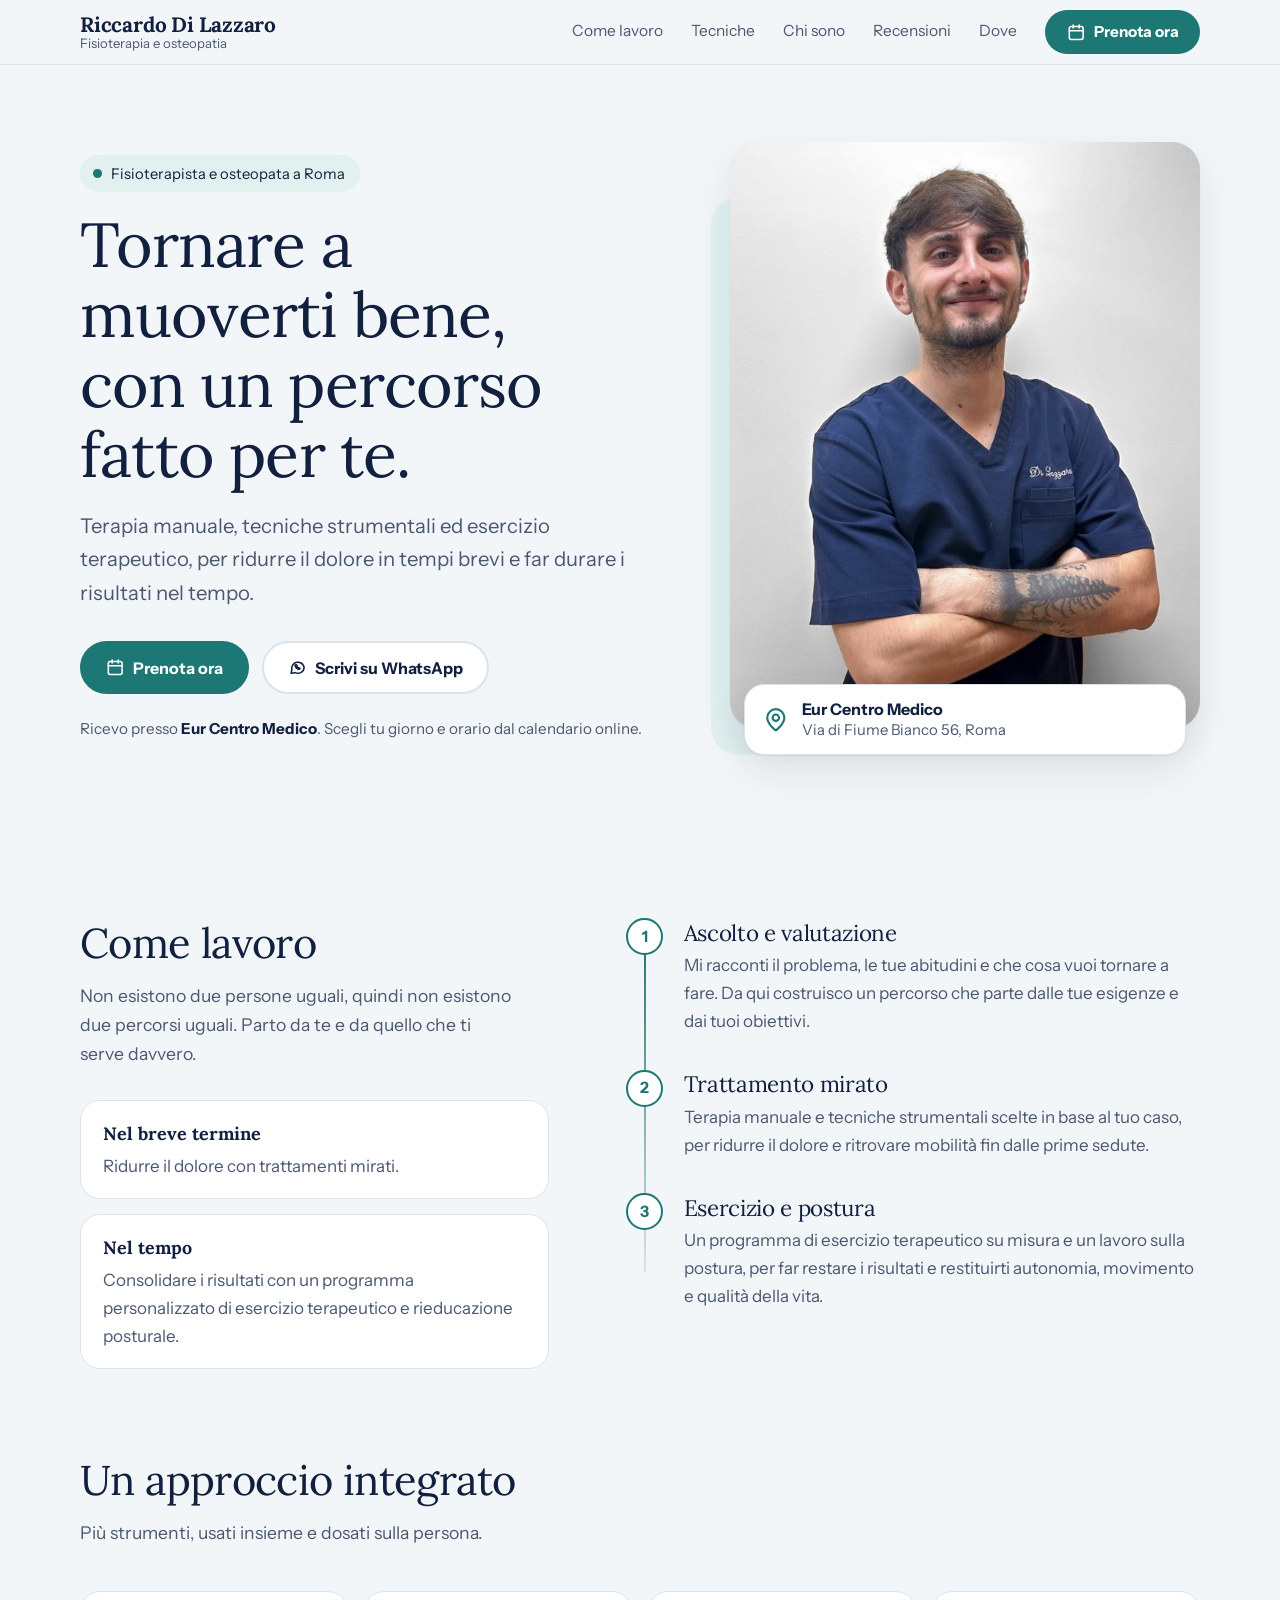
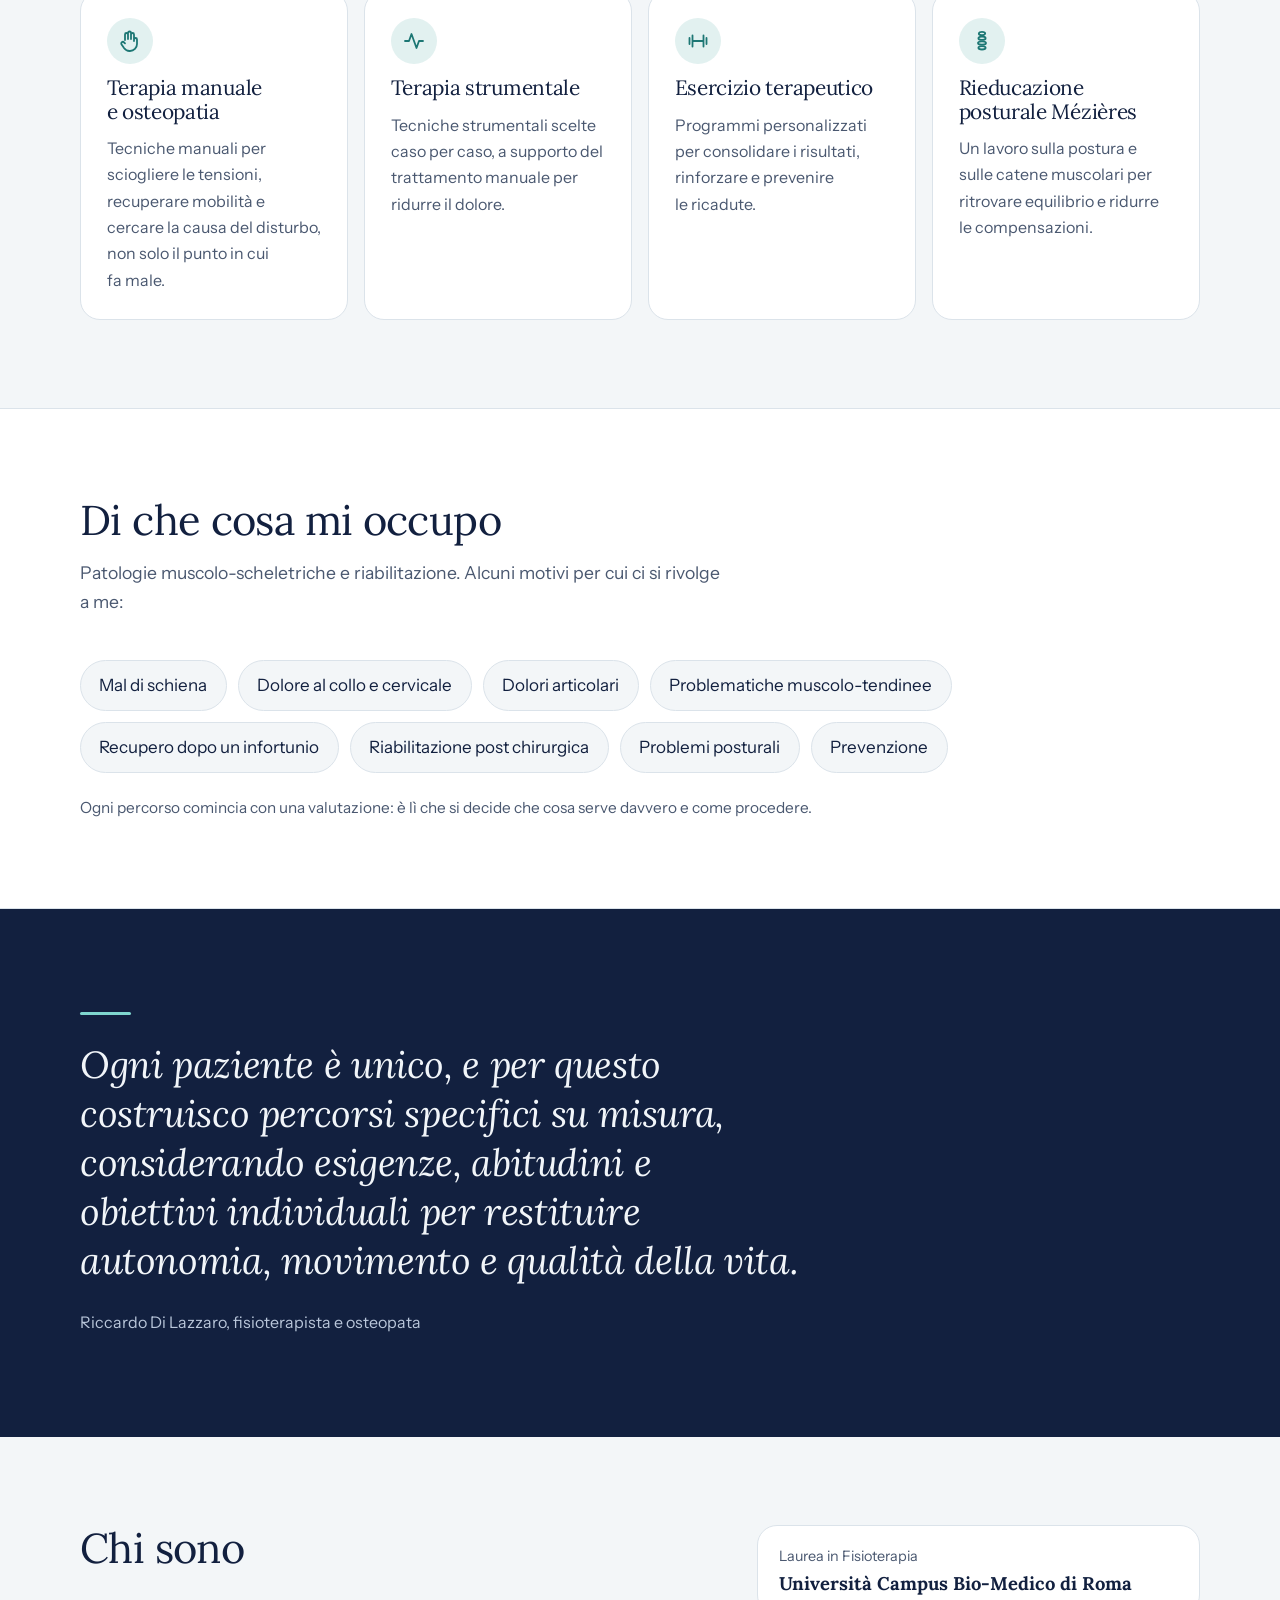
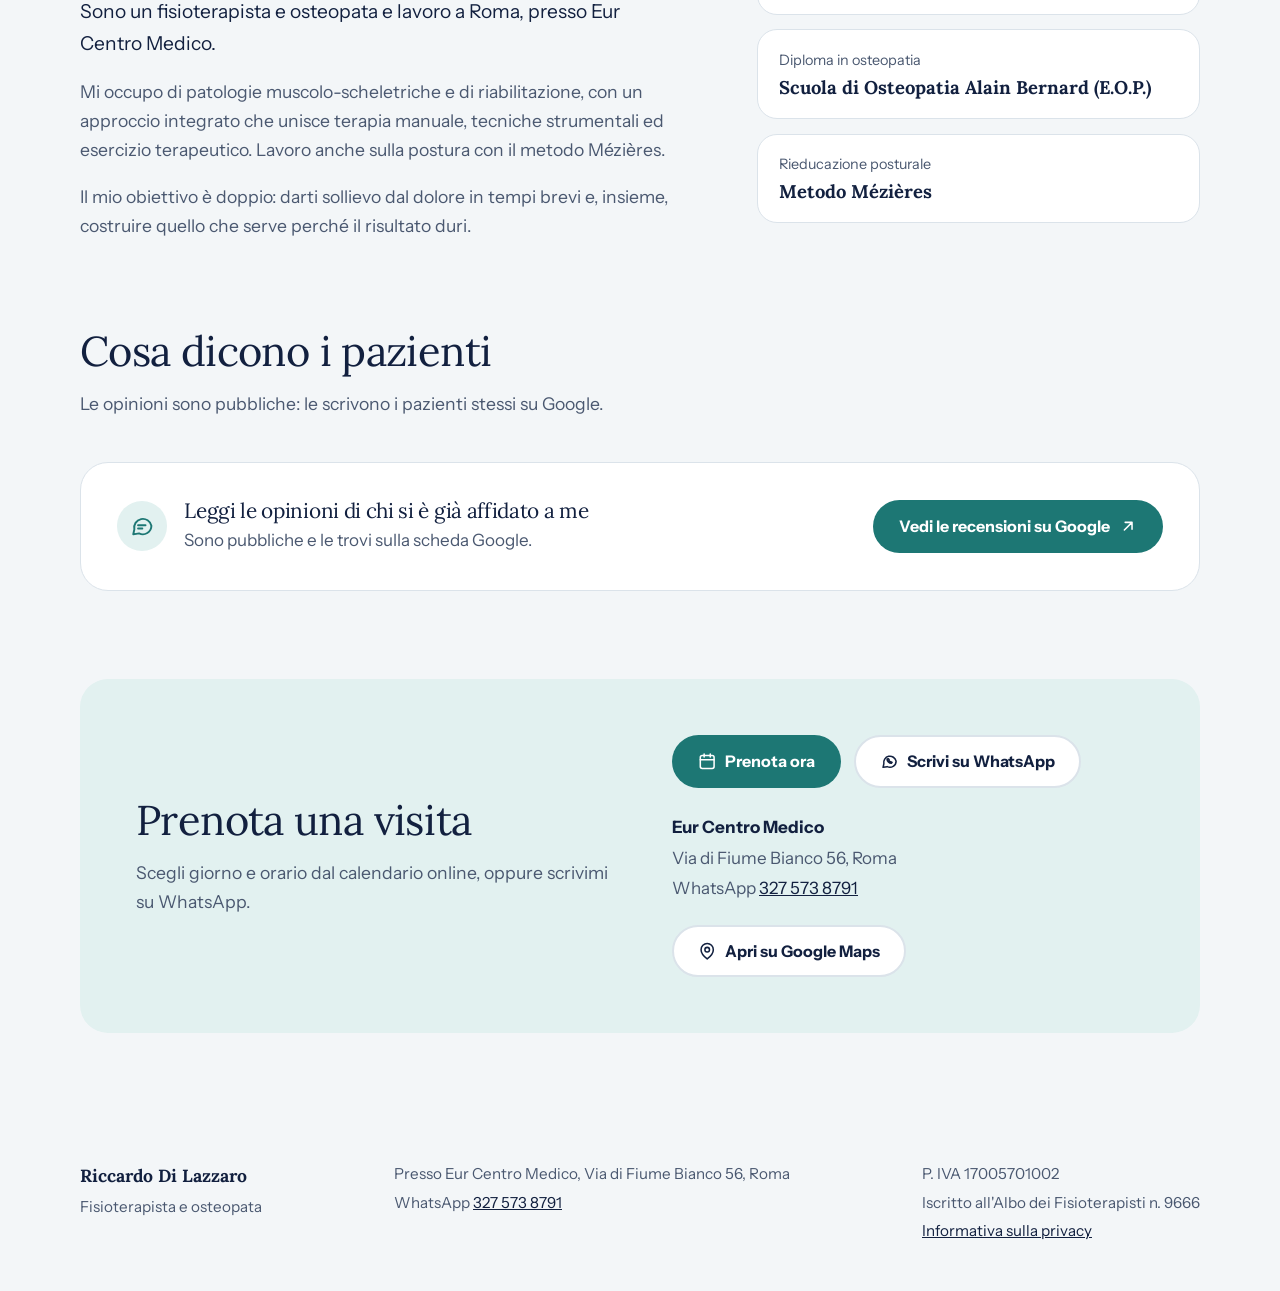
<file: public/index.html>
<!doctype html>
<html lang="it">
<head>
<meta charset="utf-8">
<meta name="viewport" content="width=device-width,initial-scale=1,viewport-fit=cover">
<title>Riccardo Di Lazzaro · Fisioterapista e osteopata a Roma</title>
<meta name="description" content="Fisioterapia e osteopatia a Roma, all'Eur Centro Medico: terapia manuale, tecniche strumentali, esercizio terapeutico e rieducazione posturale Mézières. Percorsi su misura per ridurre il dolore e restituire movimento.">
<meta name="theme-color" content="#f3f6f8" media="(prefers-color-scheme: light)">
<meta name="theme-color" content="#0b1322" media="(prefers-color-scheme: dark)">
<link rel="icon" href="favicon.svg" type="image/svg+xml">
<link rel="preload" href="fonts/lora-regular.woff" as="font" type="font/woff" crossorigin>
<link rel="stylesheet" href="style.css">
<script type="application/ld+json">
{
  "@context": "https://schema.org",
  "@type": "Physiotherapy",
  "name": "Riccardo Di Lazzaro · Fisioterapista e osteopata",
  "description": "Fisioterapia e osteopatia: terapia manuale, tecniche strumentali, esercizio terapeutico e rieducazione posturale Mézières.",
  "telephone": "+39 327 573 8791",
  "vatID": "IT17005701002",
  "address": {
    "@type": "PostalAddress",
    "streetAddress": "Via di Fiume Bianco 56",
    "addressLocality": "Roma",
    "addressCountry": "IT"
  },
  "parentOrganization": { "@type": "Organization", "name": "Eur Centro Medico" }
}
</script>
</head>
<body>
<a class="skip" href="#contatti">Vai ai contatti</a>

<header class="site-head">
  <div class="wrap">
    <a class="brand" href="#top" aria-label="Riccardo Di Lazzaro, fisioterapia e osteopatia">
      <b>Riccardo Di Lazzaro</b>
      <span>Fisioterapia e osteopatia</span>
    </a>
    <nav class="nav" aria-label="Sezioni del sito">
      <a href="#come-lavoro">Come lavoro</a>
      <a href="#tecniche">Tecniche</a>
      <a href="#chi-sono">Chi sono</a>
      <a href="#recensioni">Recensioni</a>
      <a href="#contatti">Dove</a>
      <a class="btn btn-primary btn-sm" href="https://calendar.app.google/bi4LjmkuKaCitbaA7" target="_blank" rel="noopener">
        <svg viewBox="0 0 24 24" fill="none" stroke="currentColor" stroke-width="2" stroke-linecap="round" stroke-linejoin="round" aria-hidden="true"><rect x="3" y="4.5" width="18" height="17" rx="2.5"/><path d="M3 10h18M8 2.5v4M16 2.5v4"/></svg>
        Prenota ora
      </a>
    </nav>
  </div>
</header>

<main id="top">

  <section class="hero" aria-labelledby="titolo">
    <div class="wrap">
      <div>
        <p class="place">Fisioterapista e osteopata a Roma</p>
        <h1 id="titolo">Tornare a muoverti bene, con un percorso fatto per te.</h1>
        <p class="lead">Terapia manuale, tecniche strumentali ed esercizio terapeutico, per ridurre il dolore in tempi brevi e far durare i risultati nel tempo.</p>
        <div class="cta-row">
          <a class="btn btn-primary" href="https://calendar.app.google/bi4LjmkuKaCitbaA7" target="_blank" rel="noopener">
            <svg viewBox="0 0 24 24" fill="none" stroke="currentColor" stroke-width="2" stroke-linecap="round" stroke-linejoin="round" aria-hidden="true"><rect x="3" y="4.5" width="18" height="17" rx="2.5"/><path d="M3 10h18M8 2.5v4M16 2.5v4"/></svg>
            Prenota ora
          </a>
          <a class="btn btn-ghost" href="https://wa.me/393275738791" target="_blank" rel="noopener">
            <svg viewBox="0 0 24 24" fill="none" stroke="currentColor" stroke-width="2" stroke-linecap="round" stroke-linejoin="round" aria-hidden="true"><path d="M21 12a8 8 0 0 1-11.6 7.1L4 20l1-4.6A8 8 0 1 1 21 12z"/><path d="M9.2 9.2c0 3 2.6 5.6 5.6 5.6l1-1.3-1.9-1-.8.7a3.5 3.5 0 0 1-1.7-1.7l.7-.8-1-1.9z"/></svg>
            Scrivi su WhatsApp
          </a>
        </div>
        <p class="hero-note">Ricevo presso <b>Eur Centro Medico</b>. Scegli tu giorno e orario dal calendario online.</p>
      </div>

      <div class="portrait">
        <div class="portrait-photo">
          <img src="foto.jpg" srcset="foto-640.jpg 640w, foto.jpg 1000w" sizes="(max-width: 900px) 90vw, 470px" width="1000" height="1366" alt="Ritratto di Riccardo Di Lazzaro, fisioterapista e osteopata, in camice blu e a braccia conserte" fetchpriority="high">
        </div>
        <div class="portrait-card">
          <svg viewBox="0 0 24 24" fill="none" stroke="currentColor" stroke-width="2" stroke-linecap="round" stroke-linejoin="round" aria-hidden="true"><path d="M20 10c0 6-8 12-8 12S4 16 4 10a8 8 0 0 1 16 0z"/><circle cx="12" cy="10" r="3"/></svg>
          <div><b>Eur Centro Medico</b><span>Via di Fiume Bianco 56, Roma</span></div>
        </div>
      </div>
    </div>
  </section>

  <section class="block how" id="come-lavoro" aria-labelledby="t-come">
    <div class="wrap">
      <div>
        <div class="block-head" style="margin-bottom:0">
          <h2 id="t-come">Come lavoro</h2>
          <p>Non esistono due persone uguali, quindi non esistono due percorsi uguali. Parto da te e da quello che ti serve davvero.</p>
        </div>
        <div class="goals">
          <div class="goal"><b>Nel breve termine</b><span>Ridurre il dolore con trattamenti mirati.</span></div>
          <div class="goal"><b>Nel tempo</b><span>Consolidare i risultati con un programma personalizzato di esercizio terapeutico e rieducazione posturale.</span></div>
        </div>
      </div>
      <ol class="path">
        <li>
          <h3>Ascolto e valutazione</h3>
          <p>Mi racconti il problema, le tue abitudini e che cosa vuoi tornare a fare. Da qui costruisco un percorso che parte dalle tue esigenze e dai tuoi obiettivi.</p>
        </li>
        <li>
          <h3>Trattamento mirato</h3>
          <p>Terapia manuale e tecniche strumentali scelte in base al tuo caso, per ridurre il dolore e ritrovare mobilità fin dalle prime sedute.</p>
        </li>
        <li>
          <h3>Esercizio e postura</h3>
          <p>Un programma di esercizio terapeutico su misura e un lavoro sulla postura, per far restare i risultati e restituirti autonomia, movimento e qualità della vita.</p>
        </li>
      </ol>
    </div>
  </section>

  <section class="block" id="tecniche" aria-labelledby="t-tecniche" style="padding-top:0">
    <div class="wrap">
      <div class="block-head">
        <h2 id="t-tecniche">Un approccio integrato</h2>
        <p>Più strumenti, usati insieme e dosati sulla persona.</p>
      </div>
      <div class="cards">
        <article class="card">
          <div class="ico"><svg viewBox="0 0 24 24" fill="none" stroke="currentColor" stroke-width="1.8" stroke-linecap="round" stroke-linejoin="round" aria-hidden="true"><path d="M7 11V5.5a1.5 1.5 0 0 1 3 0V10m0 0V4a1.5 1.5 0 0 1 3 0v6m0 0V5.5a1.5 1.5 0 0 1 3 0V12m0 0v-1.5a1.5 1.5 0 0 1 3 0V15a7 7 0 0 1-7 7h-.5a6.5 6.5 0 0 1-5.3-2.7L3.6 15.5a1.6 1.6 0 0 1 2.5-2L7 14.4"/></svg></div>
          <h3>Terapia manuale e osteopatia</h3>
          <p>Tecniche manuali per sciogliere le tensioni, recuperare mobilità e cercare la causa del disturbo, non solo il punto in cui fa male.</p>
        </article>
        <article class="card">
          <div class="ico"><svg viewBox="0 0 24 24" fill="none" stroke="currentColor" stroke-width="1.8" stroke-linecap="round" stroke-linejoin="round" aria-hidden="true"><path d="M3 12h4l2.5-7 5 14 2.5-7H21"/></svg></div>
          <h3>Terapia strumentale</h3>
          <p>Tecniche strumentali scelte caso per caso, a supporto del trattamento manuale per ridurre il dolore.</p>
        </article>
        <article class="card">
          <div class="ico"><svg viewBox="0 0 24 24" fill="none" stroke="currentColor" stroke-width="1.8" stroke-linecap="round" stroke-linejoin="round" aria-hidden="true"><path d="M6.5 6.5v11M17.5 6.5v11M3.5 9v6M20.5 9v6M6.5 12h11"/></svg></div>
          <h3>Esercizio terapeutico</h3>
          <p>Programmi personalizzati per consolidare i risultati, rinforzare e prevenire le ricadute.</p>
        </article>
        <article class="card">
          <div class="ico"><svg viewBox="0 0 24 24" fill="none" stroke="currentColor" stroke-width="1.8" stroke-linecap="round" stroke-linejoin="round" aria-hidden="true"><ellipse cx="12" cy="4.5" rx="3.2" ry="1.7"/><ellipse cx="12" cy="9.2" rx="3.6" ry="1.7"/><ellipse cx="12" cy="14" rx="4" ry="1.7"/><ellipse cx="12" cy="18.8" rx="3.6" ry="1.7"/></svg></div>
          <h3>Rieducazione posturale Mézières</h3>
          <p>Un lavoro sulla postura e sulle catene muscolari per ritrovare equilibrio e ridurre le compensazioni.</p>
        </article>
      </div>
    </div>
  </section>

  <section class="block treat" aria-labelledby="t-motivi">
    <div class="wrap">
      <div class="block-head">
        <h2 id="t-motivi">Di che cosa mi occupo</h2>
        <p>Patologie muscolo-scheletriche e riabilitazione. Alcuni motivi per cui ci si rivolge a me:</p>
      </div>
      <ul class="chips">
        <li>Mal di schiena</li>
        <li>Dolore al collo e cervicale</li>
        <li>Dolori articolari</li>
        <li>Problematiche muscolo-tendinee</li>
        <li>Recupero dopo un infortunio</li>
        <li>Riabilitazione post chirurgica</li>
        <li>Problemi posturali</li>
        <li>Prevenzione</li>
      </ul>
      <p class="fine">Ogni percorso comincia con una valutazione: è lì che si decide che cosa serve davvero e come procedere.</p>
    </div>
  </section>

  <section class="band" aria-label="Il mio modo di lavorare">
    <div class="wrap">
      <blockquote>
        <p>Ogni paziente è unico, e per questo costruisco percorsi specifici su misura, considerando esigenze, abitudini e obiettivi individuali per restituire autonomia, movimento e qualità della vita.</p>
        <cite>Riccardo Di Lazzaro, fisioterapista e osteopata</cite>
      </blockquote>
    </div>
  </section>

  <section class="block about" id="chi-sono" aria-labelledby="t-chi">
    <div class="wrap">
      <div class="about-text">
        <div class="block-head" style="margin-bottom:1.5rem"><h2 id="t-chi">Chi sono</h2></div>
        <p>Sono un fisioterapista e osteopata e lavoro a Roma, presso Eur Centro Medico.</p>
        <p>Mi occupo di patologie muscolo-scheletriche e di riabilitazione, con un approccio integrato che unisce terapia manuale, tecniche strumentali ed esercizio terapeutico. Lavoro anche sulla postura con il metodo Mézières.</p>
        <p>Il mio obiettivo è doppio: darti sollievo dal dolore in tempi brevi e, insieme, costruire quello che serve perché il risultato duri.</p>
      </div>
      <dl class="cred">
        <div><dt>Laurea in Fisioterapia</dt><dd>Università Campus Bio-Medico di Roma</dd></div>
        <div><dt>Diploma in osteopatia</dt><dd>Scuola di Osteopatia Alain Bernard (E.O.P.)</dd></div>
        <div><dt>Rieducazione posturale</dt><dd>Metodo Mézières</dd></div>
      </dl>
    </div>
  </section>

  <section class="block reviews" id="recensioni" aria-labelledby="t-rec" style="padding-top:0">
    <div class="wrap">
      <div class="block-head">
        <h2 id="t-rec">Cosa dicono i pazienti</h2>
        <p>Le opinioni sono pubbliche: le scrivono i pazienti stessi su Google.</p>
      </div>

      <!-- Recensioni vere, copiate da Google senza modifiche. Per ognuna si duplica questo blocco dentro <ul class="review-list">:
      <ul class="review-list">
        <li class="review">
          <div class="stars" role="img" aria-label="5 stelle su 5">5 volte il simbolo della stella (vedi style.css, .stars)</div>
          <blockquote>Testo della recensione.</blockquote>
          <footer><b>Nome C.</b> · mese anno · Google</footer>
        </li>
      </ul>
      -->

      <div class="review-cta">
        <div class="review-cta-text">
          <div class="ico"><svg viewBox="0 0 24 24" fill="none" stroke="currentColor" stroke-width="1.8" stroke-linecap="round" stroke-linejoin="round" aria-hidden="true"><path d="M21 12a8 8 0 0 1-11.6 7.1L4 20l1-4.6A8 8 0 1 1 21 12z"/><path d="M8.5 11.5h7M8.5 14.5h4"/></svg></div>
          <div>
            <h3>Leggi le opinioni di chi si è già affidato a me</h3>
            <p>Sono pubbliche e le trovi sulla scheda Google.</p>
          </div>
        </div>
        <a class="btn btn-primary" href="https://share.google/kTmWbMvEWEKgdf5IY" target="_blank" rel="noopener">
          Vedi le recensioni su Google
          <svg viewBox="0 0 24 24" fill="none" stroke="currentColor" stroke-width="2" stroke-linecap="round" stroke-linejoin="round" aria-hidden="true"><path d="M7 17 17 7M8 7h9v9"/></svg>
        </a>
      </div>
    </div>
  </section>

  <section class="block" id="contatti" aria-labelledby="t-dove" style="padding-top:0">
    <div class="wrap">
      <div class="contact-card">
        <div>
          <h2 id="t-dove">Prenota una visita</h2>
          <p class="block-p">Scegli giorno e orario dal calendario online, oppure scrivimi su WhatsApp.</p>
        </div>
        <div>
          <div class="cta-row">
            <a class="btn btn-primary" href="https://calendar.app.google/bi4LjmkuKaCitbaA7" target="_blank" rel="noopener">
              <svg viewBox="0 0 24 24" fill="none" stroke="currentColor" stroke-width="2" stroke-linecap="round" stroke-linejoin="round" aria-hidden="true"><rect x="3" y="4.5" width="18" height="17" rx="2.5"/><path d="M3 10h18M8 2.5v4M16 2.5v4"/></svg>
              Prenota ora
            </a>
            <a class="btn btn-ghost" href="https://wa.me/393275738791" target="_blank" rel="noopener">
              <svg viewBox="0 0 24 24" fill="none" stroke="currentColor" stroke-width="2" stroke-linecap="round" stroke-linejoin="round" aria-hidden="true"><path d="M21 12a8 8 0 0 1-11.6 7.1L4 20l1-4.6A8 8 0 1 1 21 12z"/><path d="M9.2 9.2c0 3 2.6 5.6 5.6 5.6l1-1.3-1.9-1-.8.7a3.5 3.5 0 0 1-1.7-1.7l.7-.8-1-1.9z"/></svg>
              Scrivi su WhatsApp
            </a>
          </div>
          <div class="place-box">
            <b>Eur Centro Medico</b>
            <span>Via di Fiume Bianco 56, Roma</span>
            <span>WhatsApp <a href="https://wa.me/393275738791" target="_blank" rel="noopener">327 573 8791</a></span>
          </div>
          <a class="btn btn-ghost" href="https://www.google.com/maps/search/?api=1&amp;query=Eur+Centro+Medico%2C+Via+di+Fiume+Bianco+56%2C+Roma" target="_blank" rel="noopener">
            <svg viewBox="0 0 24 24" fill="none" stroke="currentColor" stroke-width="2" stroke-linecap="round" stroke-linejoin="round" aria-hidden="true"><path d="M20 10c0 6-8 12-8 12S4 16 4 10a8 8 0 0 1 16 0z"/><circle cx="12" cy="10" r="3"/></svg>
            Apri su Google Maps
          </a>
        </div>
      </div>
    </div>
  </section>

</main>

<footer class="site-foot">
  <div class="wrap">
    <div>
      <p><b>Riccardo Di Lazzaro</b></p>
      <p>Fisioterapista e osteopata</p>
    </div>
    <div>
      <p>Presso Eur Centro Medico, Via di Fiume Bianco 56, Roma</p>
      <p>WhatsApp <a href="https://wa.me/393275738791" target="_blank" rel="noopener">327 573 8791</a></p>
    </div>
    <div>
      <p>P. IVA 17005701002</p>
      <p>Iscritto all'Albo dei Fisioterapisti n. 9666</p>
      <p><a href="privacy.html">Informativa sulla privacy</a></p>
    </div>
  </div>
</footer>

</body>
</html>
</file>
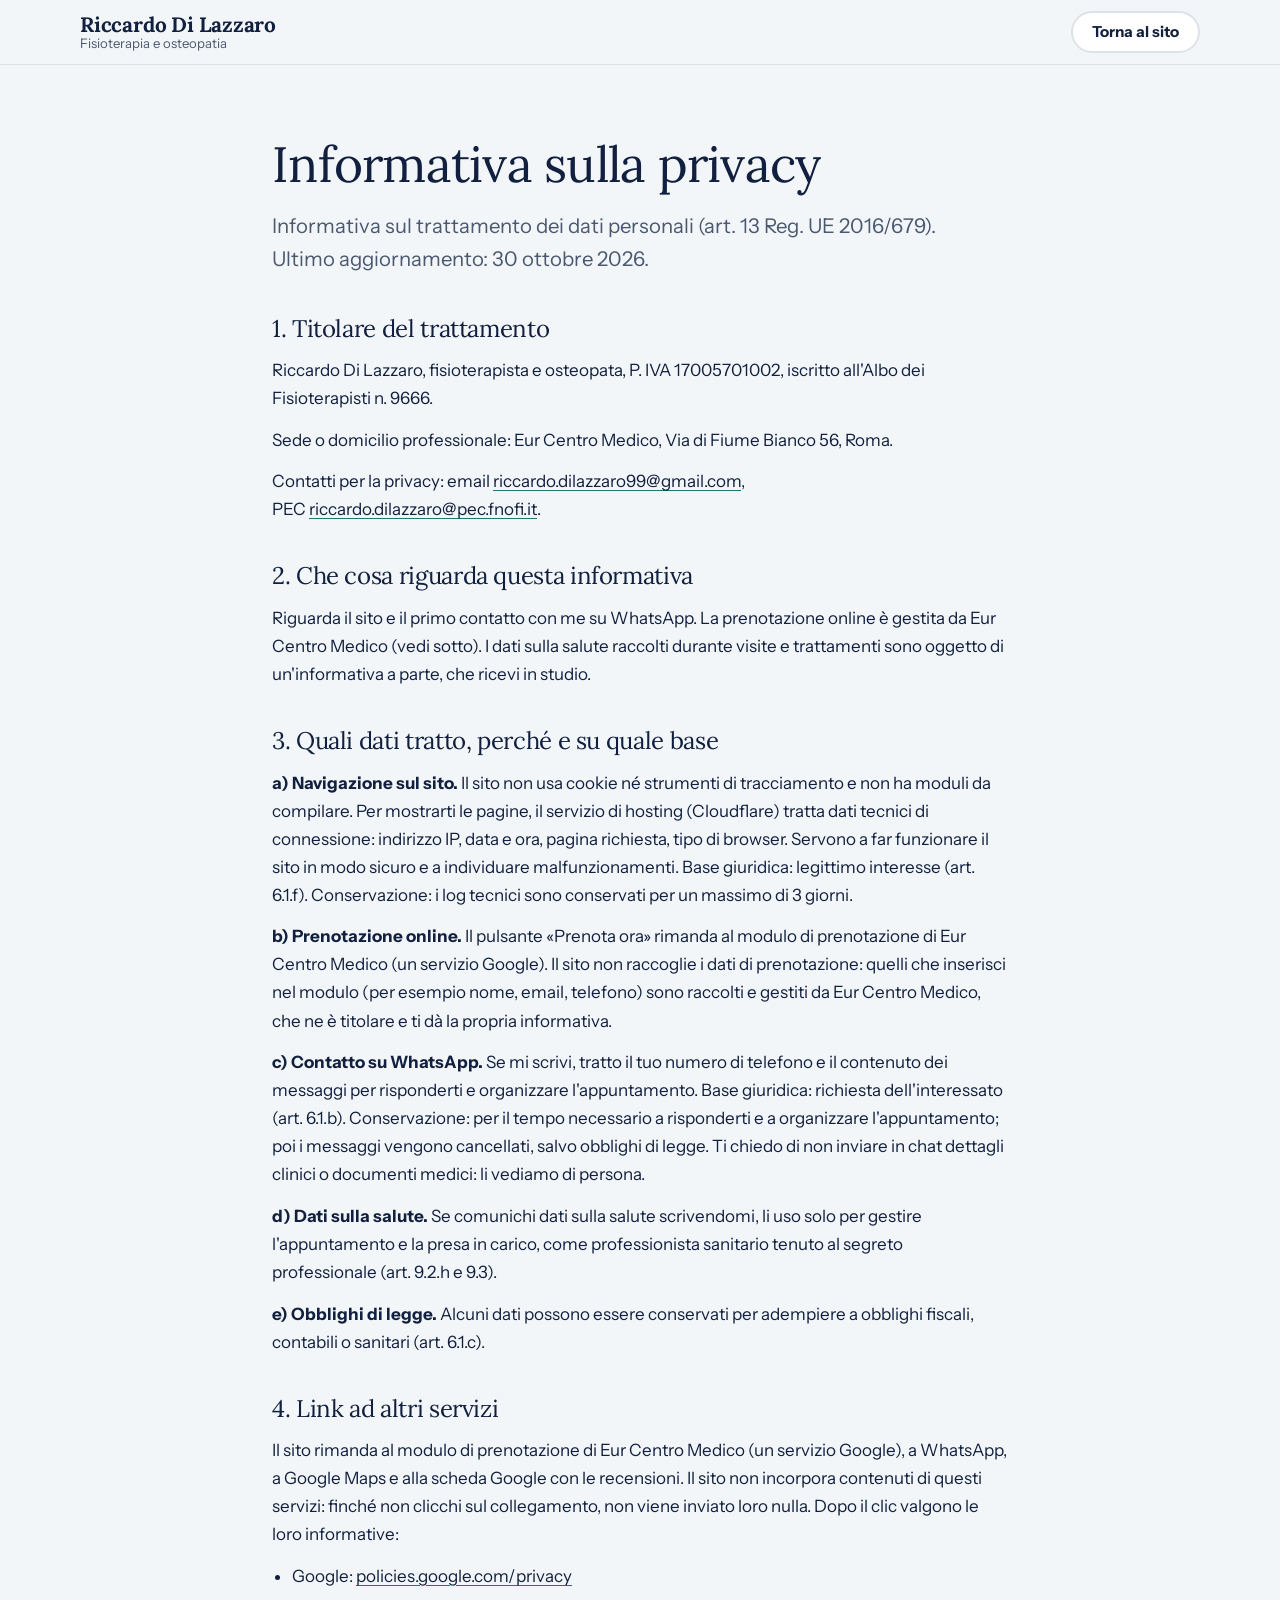
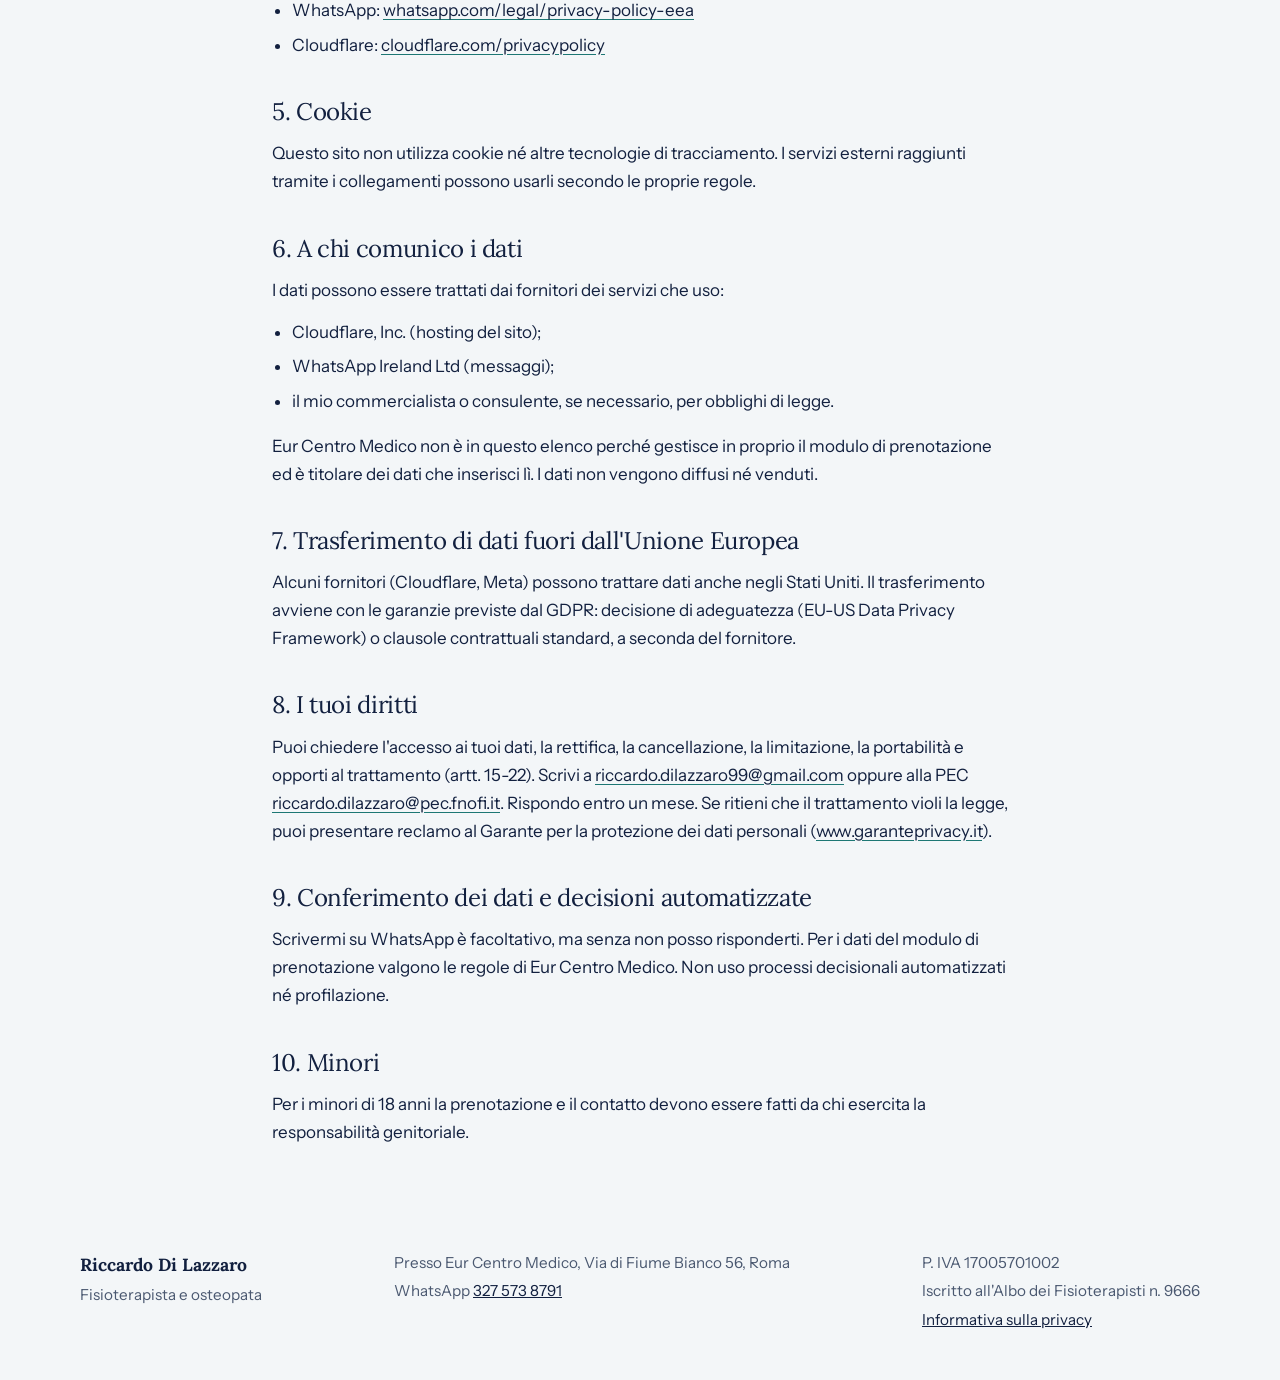
<file: public/privacy.html>
<!doctype html>
<html lang="it">
<head>
<meta charset="utf-8">
<meta name="viewport" content="width=device-width,initial-scale=1,viewport-fit=cover">
<title>Informativa sulla privacy · Riccardo Di Lazzaro</title>
<meta name="description" content="Informativa sul trattamento dei dati personali del sito di Riccardo Di Lazzaro, fisioterapista e osteopata a Roma.">
<meta name="theme-color" content="#f3f6f8" media="(prefers-color-scheme: light)">
<meta name="theme-color" content="#0b1322" media="(prefers-color-scheme: dark)">
<link rel="icon" href="favicon.svg" type="image/svg+xml">
<link rel="preload" href="fonts/lora-regular.woff" as="font" type="font/woff" crossorigin>
<link rel="stylesheet" href="style.css">
</head>
<body>
<a class="skip" href="#contenuto">Vai al testo</a>

<header class="site-head">
  <div class="wrap">
    <a class="brand" href="/" aria-label="Riccardo Di Lazzaro, fisioterapia e osteopatia: torna al sito">
      <b>Riccardo Di Lazzaro</b>
      <span>Fisioterapia e osteopatia</span>
    </a>
    <nav class="nav" aria-label="Navigazione">
      <a class="btn btn-ghost btn-sm" href="/">Torna al sito</a>
    </nav>
  </div>
</header>

<main id="contenuto" class="legal">
  <div class="wrap">
    <h1>Informativa sulla privacy</h1>
    <p class="lead">Informativa sul trattamento dei dati personali (art. 13 Reg. UE 2016/679). Ultimo aggiornamento: 30 ottobre 2026.</p>

    <h2>1. Titolare del trattamento</h2>
    <p>Riccardo Di Lazzaro, fisioterapista e osteopata, P. IVA 17005701002, iscritto all'Albo dei Fisioterapisti n. 9666.</p>
    <p>Sede o domicilio professionale: Eur Centro Medico, Via di Fiume Bianco 56, Roma.</p>
    <p>Contatti per la privacy: email <a href="mailto:riccardo.dilazzaro99@gmail.com">riccardo.dilazzaro99@gmail.com</a>, PEC <a href="mailto:riccardo.dilazzaro@pec.fnofi.it">riccardo.dilazzaro@pec.fnofi.it</a>.</p>

    <h2>2. Che cosa riguarda questa informativa</h2>
    <p>Riguarda il sito e il primo contatto con me su WhatsApp. La prenotazione online è gestita da Eur Centro Medico (vedi sotto). I dati sulla salute raccolti durante visite e trattamenti sono oggetto di un'informativa a parte, che ricevi in studio.</p>

    <h2>3. Quali dati tratto, perché e su quale base</h2>
    <p><b>a) Navigazione sul sito.</b> Il sito non usa cookie né strumenti di tracciamento e non ha moduli da compilare. Per mostrarti le pagine, il servizio di hosting (Cloudflare) tratta dati tecnici di connessione: indirizzo IP, data e ora, pagina richiesta, tipo di browser. Servono a far funzionare il sito in modo sicuro e a individuare malfunzionamenti. Base giuridica: legittimo interesse (art. 6.1.f). Conservazione: i log tecnici sono conservati per un massimo di 3 giorni.</p>
    <p><b>b) Prenotazione online.</b> Il pulsante «Prenota ora» rimanda al modulo di prenotazione di Eur Centro Medico (un servizio Google). Il sito non raccoglie i dati di prenotazione: quelli che inserisci nel modulo (per esempio nome, email, telefono) sono raccolti e gestiti da Eur Centro Medico, che ne è titolare e ti dà la propria informativa.</p>
    <p><b>c) Contatto su WhatsApp.</b> Se mi scrivi, tratto il tuo numero di telefono e il contenuto dei messaggi per risponderti e organizzare l'appuntamento. Base giuridica: richiesta dell'interessato (art. 6.1.b). Conservazione: per il tempo necessario a risponderti e a organizzare l'appuntamento; poi i messaggi vengono cancellati, salvo obblighi di legge. Ti chiedo di non inviare in chat dettagli clinici o documenti medici: li vediamo di persona.</p>
    <p><b>d) Dati sulla salute.</b> Se comunichi dati sulla salute scrivendomi, li uso solo per gestire l'appuntamento e la presa in carico, come professionista sanitario tenuto al segreto professionale (art. 9.2.h e 9.3).</p>
    <p><b>e) Obblighi di legge.</b> Alcuni dati possono essere conservati per adempiere a obblighi fiscali, contabili o sanitari (art. 6.1.c).</p>

    <h2>4. Link ad altri servizi</h2>
    <p>Il sito rimanda al modulo di prenotazione di Eur Centro Medico (un servizio Google), a WhatsApp, a Google Maps e alla scheda Google con le recensioni. Il sito non incorpora contenuti di questi servizi: finché non clicchi sul collegamento, non viene inviato loro nulla. Dopo il clic valgono le loro informative:</p>
    <ul>
      <li>Google: <a href="https://policies.google.com/privacy" target="_blank" rel="noopener">policies.google.com/privacy</a></li>
      <li>WhatsApp: <a href="https://www.whatsapp.com/legal/privacy-policy-eea" target="_blank" rel="noopener">whatsapp.com/legal/privacy-policy-eea</a></li>
      <li>Cloudflare: <a href="https://www.cloudflare.com/privacypolicy/" target="_blank" rel="noopener">cloudflare.com/privacypolicy</a></li>
    </ul>

    <h2>5. Cookie</h2>
    <p>Questo sito non utilizza cookie né altre tecnologie di tracciamento. I servizi esterni raggiunti tramite i collegamenti possono usarli secondo le proprie regole.</p>

    <h2>6. A chi comunico i dati</h2>
    <p>I dati possono essere trattati dai fornitori dei servizi che uso:</p>
    <ul>
      <li>Cloudflare, Inc. (hosting del sito);</li>
      <li>WhatsApp Ireland Ltd (messaggi);</li>
      <li>il mio commercialista o consulente, se necessario, per obblighi di legge.</li>
    </ul>
    <p>Eur Centro Medico non è in questo elenco perché gestisce in proprio il modulo di prenotazione ed è titolare dei dati che inserisci lì. I dati non vengono diffusi né venduti.</p>

    <h2>7. Trasferimento di dati fuori dall'Unione Europea</h2>
    <p>Alcuni fornitori (Cloudflare, Meta) possono trattare dati anche negli Stati Uniti. Il trasferimento avviene con le garanzie previste dal GDPR: decisione di adeguatezza (EU-US Data Privacy Framework) o clausole contrattuali standard, a seconda del fornitore.</p>

    <h2>8. I tuoi diritti</h2>
    <p>Puoi chiedere l'accesso ai tuoi dati, la rettifica, la cancellazione, la limitazione, la portabilità e opporti al trattamento (artt. 15-22). Scrivi a <a href="mailto:riccardo.dilazzaro99@gmail.com">riccardo.dilazzaro99@gmail.com</a> oppure alla PEC <a href="mailto:riccardo.dilazzaro@pec.fnofi.it">riccardo.dilazzaro@pec.fnofi.it</a>. Rispondo entro un mese. Se ritieni che il trattamento violi la legge, puoi presentare reclamo al Garante per la protezione dei dati personali (<a href="https://www.garanteprivacy.it" target="_blank" rel="noopener">www.garanteprivacy.it</a>).</p>

    <h2>9. Conferimento dei dati e decisioni automatizzate</h2>
    <p>Scrivermi su WhatsApp è facoltativo, ma senza non posso risponderti. Per i dati del modulo di prenotazione valgono le regole di Eur Centro Medico. Non uso processi decisionali automatizzati né profilazione.</p>

    <h2>10. Minori</h2>
    <p>Per i minori di 18 anni la prenotazione e il contatto devono essere fatti da chi esercita la responsabilità genitoriale.</p>
  </div>
</main>

<footer class="site-foot">
  <div class="wrap">
    <div>
      <p><b>Riccardo Di Lazzaro</b></p>
      <p>Fisioterapista e osteopata</p>
    </div>
    <div>
      <p>Presso Eur Centro Medico, Via di Fiume Bianco 56, Roma</p>
      <p>WhatsApp <a href="https://wa.me/393275738791" target="_blank" rel="noopener">327 573 8791</a></p>
    </div>
    <div>
      <p>P. IVA 17005701002</p>
      <p>Iscritto all'Albo dei Fisioterapisti n. 9666</p>
      <p><a href="privacy.html" aria-current="page">Informativa sulla privacy</a></p>
    </div>
  </div>
</footer>

</body>
</html>
</file>
<file: public/style.css>
/* Sito di Riccardo Di Lazzaro, fisioterapista e osteopata.
   Stile calmo e pulito: bianco e grigio parete, il blu navy del camice, un solo verde acqua per i gesti.
   Il tema segue il sistema (chiaro o scuro). I caratteri sono nella cartella fonts, niente servizi esterni. */

@font-face { font-family: 'Lora'; src: url('fonts/lora-regular.woff') format('woff'); font-weight: 400; font-style: normal; font-display: swap; }
@font-face { font-family: 'Lora'; src: url('fonts/lora-italic.woff') format('woff'); font-weight: 400; font-style: italic; font-display: swap; }
@font-face { font-family: 'Lora'; src: url('fonts/lora-bold.woff') format('woff'); font-weight: 700; font-style: normal; font-display: swap; }
@font-face { font-family: 'Instrument Sans'; src: url('fonts/instrument-sans-regular.woff') format('woff'); font-weight: 400; font-style: normal; font-display: swap; }
@font-face { font-family: 'Instrument Sans'; src: url('fonts/instrument-sans-bold.woff') format('woff'); font-weight: 700; font-style: normal; font-display: swap; }

:root {
  --bg: #f3f6f8;
  --surface: #ffffff;
  --ink: #12203f;
  --muted: #4a5870;
  --line: #dbe3ea;
  --accent: #1d7774;
  --on-accent: #ffffff;
  --tint: #e2f1f0;
  --band: #12203f;
  --on-band: #f1f5f9;
  --band-muted: #b9c6da;
  --band-accent: #7fd6cf;
  --head-bg: rgb(243 246 248 / 84%);
  --shadow: 0 1px 2px rgb(18 32 63 / 6%), 0 16px 40px rgb(18 32 63 / 9%);
  --font-head: 'Lora', Georgia, 'Times New Roman', serif;
  --font-body: 'Instrument Sans', system-ui, -apple-system, 'Segoe UI', Roboto, 'Helvetica Neue', Arial, sans-serif;
  --r: 20px;
  --r-lg: 28px;
  color-scheme: light;
}
@media (prefers-color-scheme: dark) {
  :root:not([data-theme='light']) {
    --bg: #0b1322;
    --surface: #121d33;
    --ink: #eaf0f7;
    --muted: #a3b1c6;
    --line: #25334d;
    --accent: #5cc4bd;
    --on-accent: #062321;
    --tint: #12333a;
    --band: #16264a;
    --head-bg: rgb(11 19 34 / 84%);
    --shadow: 0 1px 2px rgb(0 0 0 / 40%), 0 16px 40px rgb(0 0 0 / 40%);
    color-scheme: dark;
  }
}
:root[data-theme='dark'] {
  --bg: #0b1322;
  --surface: #121d33;
  --ink: #eaf0f7;
  --muted: #a3b1c6;
  --line: #25334d;
  --accent: #5cc4bd;
  --on-accent: #062321;
  --tint: #12333a;
  --band: #16264a;
  --head-bg: rgb(11 19 34 / 84%);
  --shadow: 0 1px 2px rgb(0 0 0 / 40%), 0 16px 40px rgb(0 0 0 / 40%);
  color-scheme: dark;
}

*, *::before, *::after { box-sizing: border-box; }
html { scroll-behavior: smooth; -webkit-text-size-adjust: 100%; }
body {
  margin: 0;
  background: var(--bg);
  color: var(--ink);
  font: 400 1.0625rem/1.65 var(--font-body);
  -webkit-font-smoothing: antialiased;
  overflow-x: clip;
}
img { max-width: 100%; display: block; }
a { color: inherit; }
h1, h2, h3 { font-family: var(--font-head); font-weight: 400; line-height: 1.12; letter-spacing: -0.015em; margin: 0; text-wrap: balance; }
p { text-wrap: pretty; }
p { margin: 0; }
:focus-visible { outline: 3px solid var(--accent); outline-offset: 3px; border-radius: 6px; }
.wrap { width: min(100% - 2.5rem, 1120px); margin-inline: auto; }
.skip { position: absolute; left: 1rem; top: -4rem; background: var(--ink); color: var(--bg); padding: .6rem 1rem; border-radius: 10px; z-index: 20; }
.skip:focus { top: 1rem; }
section[id] { scroll-margin-top: 4.5rem; }

/* intestazione */
.site-head { position: sticky; top: env(safe-area-inset-top, 0px); z-index: 10; background: var(--head-bg); -webkit-backdrop-filter: saturate(160%) blur(14px); backdrop-filter: saturate(160%) blur(14px); border-bottom: 1px solid var(--line); }
.site-head .wrap { display: flex; align-items: center; justify-content: space-between; gap: 1.25rem; min-height: 4rem; }
.brand { text-decoration: none; display: flex; flex-direction: column; line-height: 1.15; }
.brand b { font-family: var(--font-head); font-weight: 700; font-size: 1.3rem; letter-spacing: -0.01em; }
.brand span { font-size: .82rem; color: var(--muted); }
.nav { display: flex; align-items: center; gap: 1.75rem; }
.nav a:not(.btn) { text-decoration: none; font-size: .97rem; color: var(--muted); padding-block: .4rem; border-bottom: 2px solid transparent; transition: color .15s, border-color .15s; }
.nav a:not(.btn):hover { color: var(--ink); border-color: var(--accent); }

/* pulsanti */
.btn { display: inline-flex; align-items: center; justify-content: center; gap: .55rem; font: 700 1rem/1 var(--font-body); text-decoration: none; padding: .95rem 1.5rem; border-radius: 999px; border: 2px solid transparent; cursor: pointer; transition: transform .15s, background-color .15s, border-color .15s; }
.btn svg { width: 1.15rem; height: 1.15rem; flex: none; }
.btn-primary { background: var(--accent); color: var(--on-accent); }
.btn-primary:hover { transform: translateY(-1px); filter: brightness(1.06); }
.btn-ghost { border-color: var(--line); background: var(--surface); color: var(--ink); }
.btn-ghost:hover { border-color: var(--accent); }
.btn-sm { padding: .7rem 1.2rem; font-size: .95rem; white-space: nowrap; flex: none; }

/* prima schermata */
.hero { padding-block: clamp(2.25rem, 6vw, 5rem) clamp(2.5rem, 6vw, 5rem); }
.hero .wrap { display: grid; grid-template-columns: minmax(0, 1.08fr) minmax(0, .92fr); gap: clamp(2rem, 5vw, 4.5rem); align-items: center; }
.place { display: inline-flex; align-items: center; gap: .6rem; background: var(--tint); padding: .4rem .95rem .4rem .8rem; border-radius: 999px; font-size: .92rem; }
.place::before { content: ''; width: .55rem; height: .55rem; border-radius: 50%; background: var(--accent); }
.hero h1 { font-size: clamp(2.3rem, 1.3rem + 3.9vw, 3.9rem); margin: 1.1rem 0 1.2rem; }
.lead { font-size: clamp(1.1rem, 1rem + .4vw, 1.27rem); color: var(--muted); max-width: 33em; }
.cta-row { display: flex; flex-wrap: wrap; gap: .8rem; margin-top: 2rem; }
.hero-note { margin-top: 1.4rem; font-size: .95rem; color: var(--muted); }
.hero-note b { color: var(--ink); font-weight: 700; }

.portrait { position: relative; width: 100%; max-width: 470px; margin-inline: auto 0; padding-bottom: 1.6rem; }
.portrait::before { content: ''; position: absolute; inset: 9% 7% 0 -4%; background: var(--tint); border-radius: var(--r-lg); }
.portrait-photo { position: relative; aspect-ratio: 4 / 5; border-radius: var(--r-lg); overflow: hidden; box-shadow: var(--shadow); background: #dcdfe3; }
.portrait-photo img { width: 100%; height: 100%; object-fit: cover; object-position: 50% 14%; }
.portrait-card { position: absolute; left: .9rem; right: .9rem; bottom: 0; display: flex; gap: .85rem; align-items: center; background: var(--surface); border: 1px solid var(--line); border-radius: var(--r); padding: .85rem 1.1rem; box-shadow: var(--shadow); font-size: .93rem; line-height: 1.35; }
.portrait-card svg { flex: none; width: 1.6rem; height: 1.6rem; color: var(--accent); }
.portrait-card b { display: block; font-size: 1rem; }
.portrait-card span { color: var(--muted); }

@media (prefers-reduced-motion: no-preference) {
  .hero .wrap > * { animation: rise .7s cubic-bezier(.2, .7, .2, 1) both; }
  .hero .wrap > *:nth-child(2) { animation-delay: .12s; }
  @keyframes rise { from { opacity: 0; transform: translateY(14px); } to { opacity: 1; transform: none; } }
}

/* sezioni */
.block { padding-block: clamp(3rem, 7vw, 5.5rem); }
.block-head { max-width: 40rem; margin-bottom: clamp(1.75rem, 4vw, 2.75rem); }
.block-head h2 { font-size: clamp(1.8rem, 1.1rem + 2.3vw, 2.6rem); }
.block-head p { margin-top: .9rem; color: var(--muted); font-size: 1.1rem; }

/* come lavoro */
.how .wrap { display: grid; grid-template-columns: minmax(0, .9fr) minmax(0, 1.1fr); gap: clamp(2rem, 6vw, 5rem); align-items: start; }
.goals { display: grid; gap: .9rem; margin-top: 2rem; }
.goal { background: var(--surface); border: 1px solid var(--line); border-radius: var(--r); padding: 1.15rem 1.35rem; }
.goal b { font-family: var(--font-head); font-weight: 700; font-size: 1.12rem; display: block; margin-bottom: .2rem; }
.goal span { color: var(--muted); }
.path { list-style: none; counter-reset: step; margin: 0; padding: 0 0 0 3.6rem; position: relative; }
.path::before { content: ''; position: absolute; left: 1.1rem; top: 1.2rem; bottom: 2.4rem; width: 2px; background: linear-gradient(var(--accent), var(--line)); }
.path li { position: relative; padding-bottom: 2.25rem; }
.path li:last-child { padding-bottom: 0; }
.path li::before { counter-increment: step; content: counter(step); position: absolute; left: -3.6rem; top: -.1rem; width: 2.3rem; height: 2.3rem; border-radius: 50%; background: var(--surface); border: 2px solid var(--accent); color: var(--accent); display: grid; place-items: center; font-weight: 700; font-size: .98rem; }
.path h3 { font-size: 1.4rem; margin-bottom: .4rem; }
.path p { color: var(--muted); max-width: 32em; }

/* tecniche */
.cards { display: grid; grid-template-columns: repeat(auto-fit, minmax(235px, 1fr)); gap: 1rem; }
.card { background: var(--surface); border: 1px solid var(--line); border-radius: var(--r); padding: 1.6rem; display: flex; flex-direction: column; gap: .75rem; }
.card .ico, .review-cta .ico { width: 2.9rem; height: 2.9rem; border-radius: 50%; background: var(--tint); color: var(--accent); display: grid; place-items: center; }
.card .ico svg, .review-cta .ico svg { width: 1.5rem; height: 1.5rem; }
.card h3 { font-size: 1.3rem; }
.card p { color: var(--muted); font-size: 1rem; }

/* di cosa mi occupo */
.treat { background: var(--surface); border-block: 1px solid var(--line); }
.chips { display: flex; flex-wrap: wrap; gap: .7rem; padding: 0; margin: 0; list-style: none; }
.chips li { padding: .65rem 1.15rem; border-radius: 999px; background: var(--bg); border: 1px solid var(--line); }
.fine { margin-top: 1.4rem; color: var(--muted); font-size: .96rem; }

/* recensioni */
.review-list { display: grid; grid-template-columns: repeat(auto-fit, minmax(260px, 1fr)); gap: 1rem; list-style: none; padding: 0; margin: 0 0 1.25rem; }
.review { background: var(--surface); border: 1px solid var(--line); border-radius: var(--r); padding: 1.5rem; display: flex; flex-direction: column; gap: .9rem; }
.review .stars { display: flex; gap: .15rem; color: var(--accent); }
.review .stars svg { width: 1.1rem; height: 1.1rem; fill: currentColor; }
.review blockquote { margin: 0; font-family: var(--font-head); font-size: 1.1rem; line-height: 1.5; }
.review footer { margin-top: auto; color: var(--muted); font-size: .93rem; }
.review footer b { color: var(--ink); }
.review-cta { display: flex; flex-wrap: wrap; align-items: center; justify-content: space-between; gap: 1.5rem 2.5rem; background: var(--surface); border: 1px solid var(--line); border-radius: var(--r-lg); padding: clamp(1.4rem, 4vw, 2.25rem); }
.review-cta-text { display: flex; align-items: center; gap: 1.1rem; flex: 1 1 22rem; min-width: 0; }
.review-cta-text .ico { flex: none; width: 3.1rem; height: 3.1rem; border-radius: 50%; background: var(--tint); color: var(--accent); display: grid; place-items: center; }
.review-cta-text .ico svg { width: 1.6rem; height: 1.6rem; }
.review-cta h3 { font-size: 1.3rem; }
.review-cta p { color: var(--muted); margin-top: .25rem; }

/* motto */
.band { background: var(--band); color: var(--on-band); padding-block: clamp(3.5rem, 8vw, 6.5rem); }
.band blockquote { margin: 0; max-width: 50rem; }
.band blockquote::before { content: ''; display: block; width: 3.2rem; height: 3px; background: var(--band-accent); border-radius: 2px; margin-bottom: 1.6rem; }
.band p { font-family: var(--font-head); font-style: italic; font-size: clamp(1.5rem, 1rem + 2vw, 2.35rem); line-height: 1.3; letter-spacing: -.01em; text-wrap: balance; }
.band cite { display: block; margin-top: 1.5rem; font-style: normal; color: var(--band-muted); font-size: 1rem; }

/* chi sono */
.about .wrap { display: grid; grid-template-columns: minmax(0, 1.15fr) minmax(0, .85fr); gap: clamp(2rem, 6vw, 5rem); align-items: start; }
.about-text p + p { margin-top: 1.1rem; }
.about-text p { color: var(--muted); font-size: 1.1rem; max-width: 36em; }
.about-text p:first-of-type { color: var(--ink); font-size: 1.2rem; }
.cred { display: grid; gap: .9rem; margin: 0; }
.cred div { background: var(--surface); border: 1px solid var(--line); border-radius: var(--r); padding: 1.15rem 1.35rem; }
.cred dt { font-size: .9rem; color: var(--muted); }
.cred dd { margin: .2rem 0 0; font-family: var(--font-head); font-weight: 700; font-size: 1.15rem; line-height: 1.3; }

/* contatti */
.contact-card { background: var(--tint); border-radius: var(--r-lg); padding: clamp(1.75rem, 5vw, 3.5rem); display: grid; grid-template-columns: minmax(0, 1fr) minmax(0, 1fr); gap: clamp(1.75rem, 5vw, 4rem); align-items: center; }
.contact-card h2 { font-size: clamp(1.8rem, 1.1rem + 2.3vw, 2.6rem); }
.contact-card .block-p { margin-top: .9rem; color: var(--muted); font-size: 1.1rem; max-width: 28em; }
.place-box { margin-top: 1.6rem; display: grid; gap: .15rem; }
.place-box b { font-weight: 700; }
.place-box span { color: var(--muted); }
.place-box a { color: var(--ink); }
.contact-card > div > .btn { margin-top: 1.4rem; }
.contact-card .cta-row { margin-top: 0; }

/* piè di pagina */
.site-foot { padding-block: 2.5rem 3rem; color: var(--muted); font-size: .95rem; }
.site-foot .wrap { display: flex; flex-wrap: wrap; gap: 1rem 2.5rem; justify-content: space-between; }
.site-foot b { color: var(--ink); font-family: var(--font-head); font-size: 1.1rem; }
.site-foot p + p { margin-top: .2rem; }
.site-foot a { color: var(--ink); }

@media (max-width: 900px) {
  .hero .wrap, .how .wrap, .about .wrap, .contact-card { grid-template-columns: minmax(0, 1fr); }
  .portrait { margin-inline: auto; max-width: 420px; }
  .portrait::before { inset: 8% 5% 0 -3%; }
}
@media (max-width: 760px) {
  .nav a:not(.btn) { display: none; }
  .brand span { font-size: .78rem; }
}
@media (max-width: 420px) {
  .site-head .wrap { gap: .75rem; }
  .brand b { font-size: 1.12rem; }
  .btn-sm { padding-inline: 1rem; }
  .btn-sm svg { display: none; }
  .cta-row .btn { width: 100%; }
  .portrait-card { left: .6rem; right: .6rem; }
}

/* il numero di WhatsApp non va mai a capo */
.place-box a, .site-foot a { white-space: nowrap; }

/* pagina privacy */
.legal { padding-block: clamp(2.5rem, 6vw, 4.5rem) clamp(2.5rem, 6vw, 4rem); }
.legal .wrap { width: min(100% - 2.5rem, 46rem); }
.legal h1 { font-size: clamp(2.1rem, 5.5vw, 3.1rem); }
.legal .lead { color: var(--muted); margin-top: 1rem; }
.legal h2 { font-size: clamp(1.25rem, 3vw, 1.5rem); margin-top: 2.5rem; }
.legal p, .legal ul { margin-top: .85rem; }
.legal ul { padding-left: 1.25rem; }
.legal li + li { margin-top: .4rem; }
.legal a { text-decoration-color: var(--accent); text-underline-offset: 3px; overflow-wrap: anywhere; }
</file>
